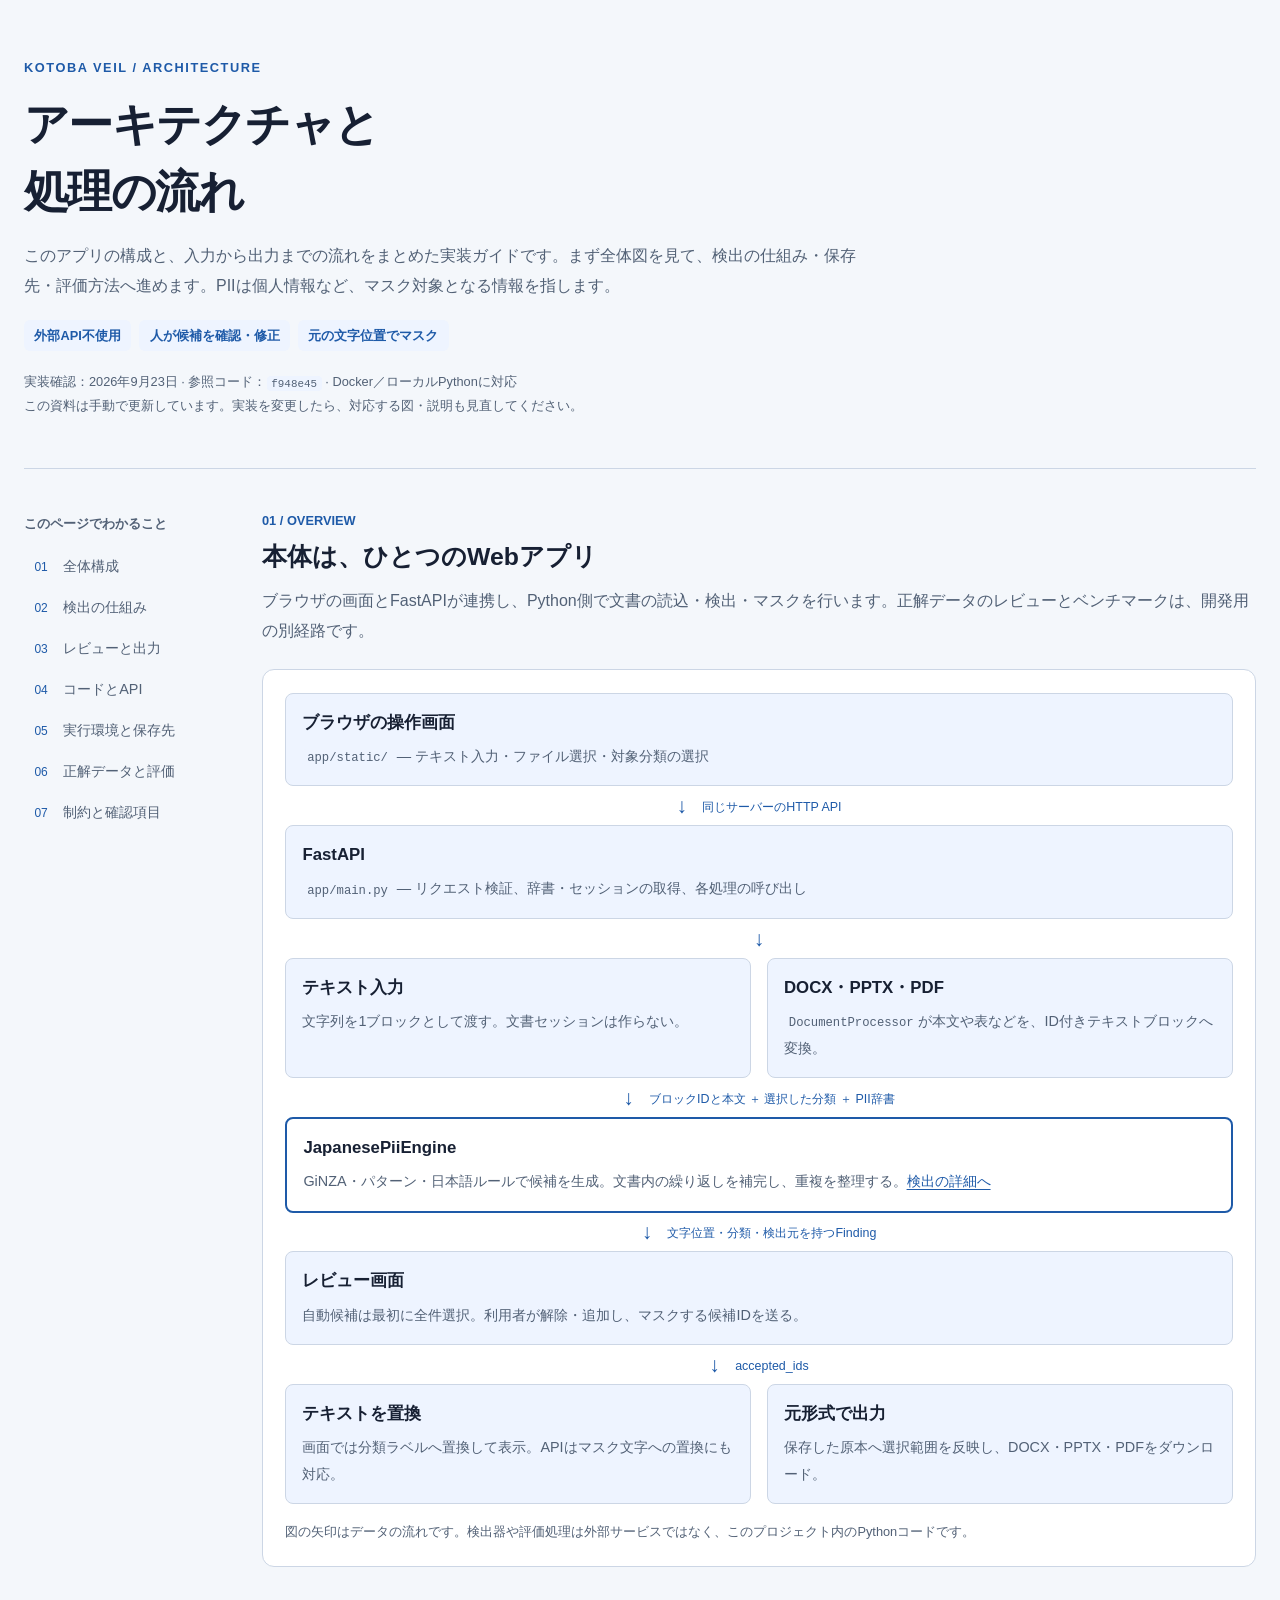
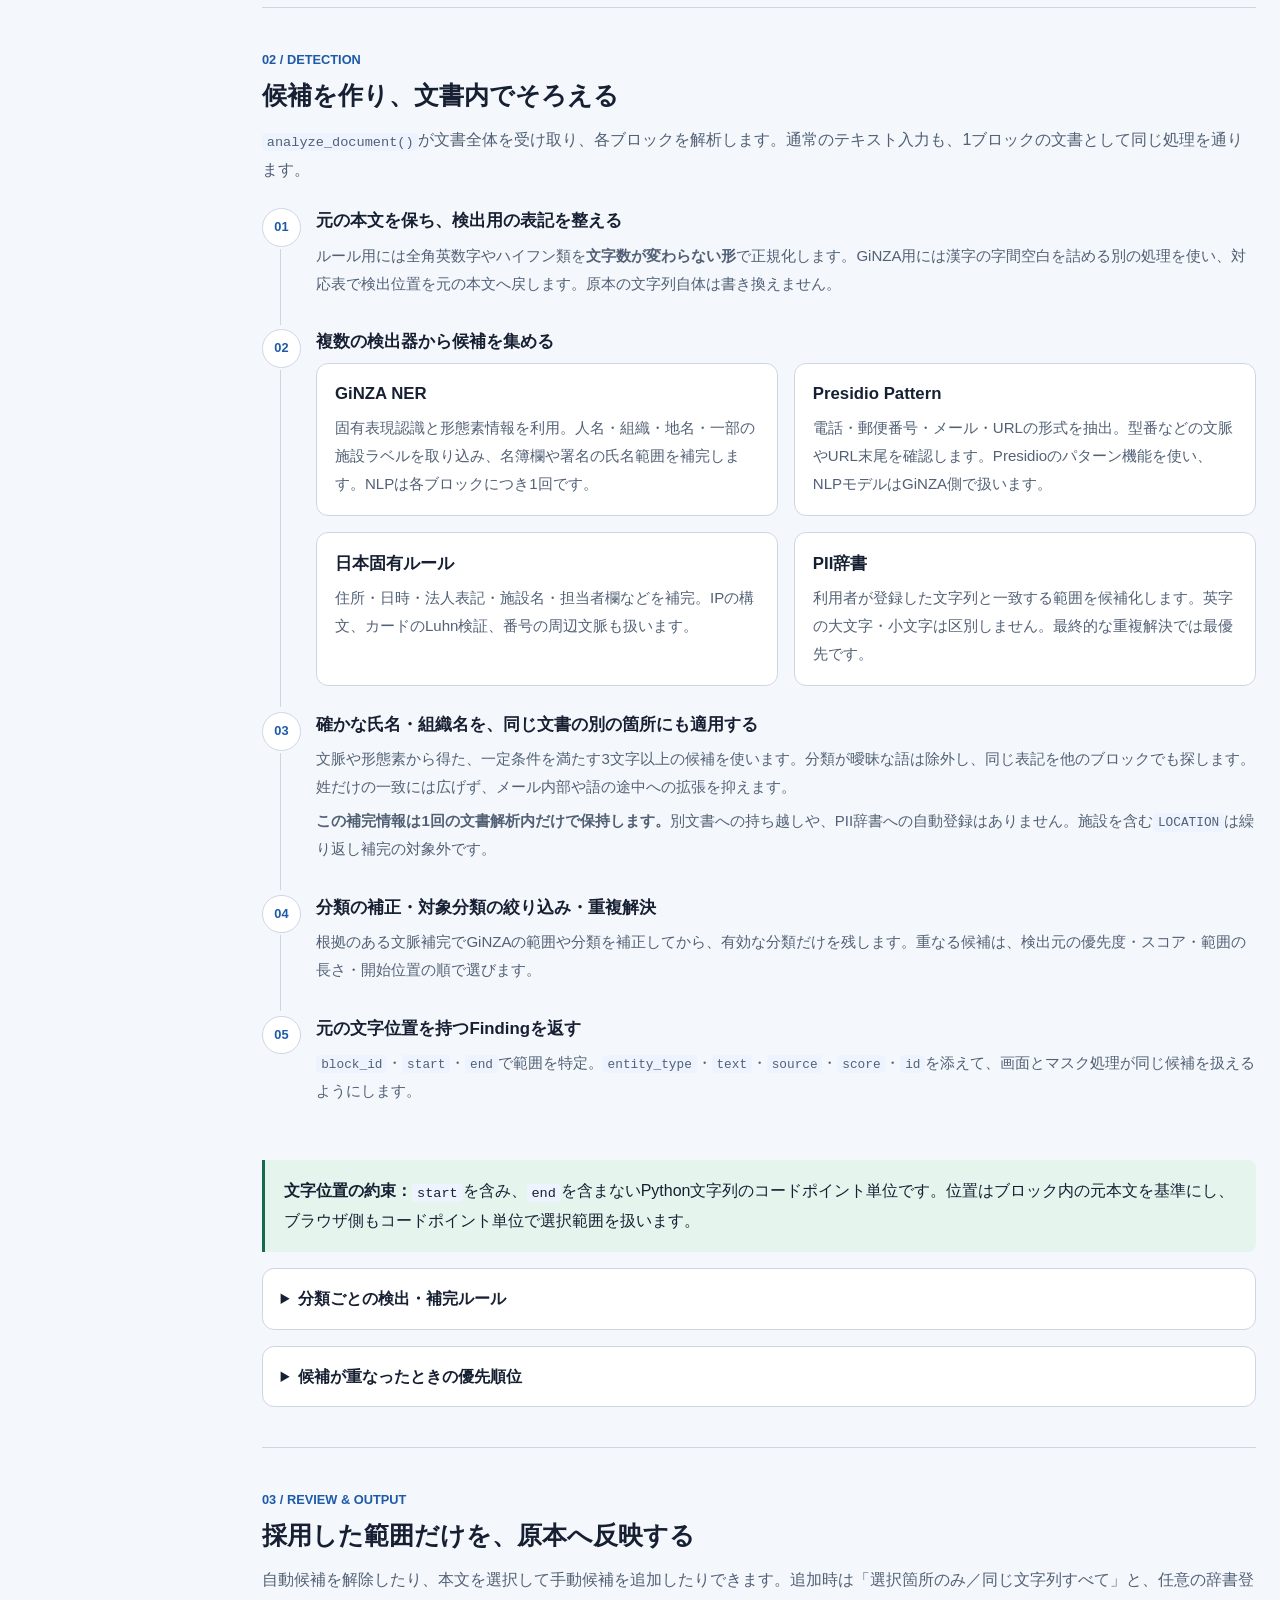
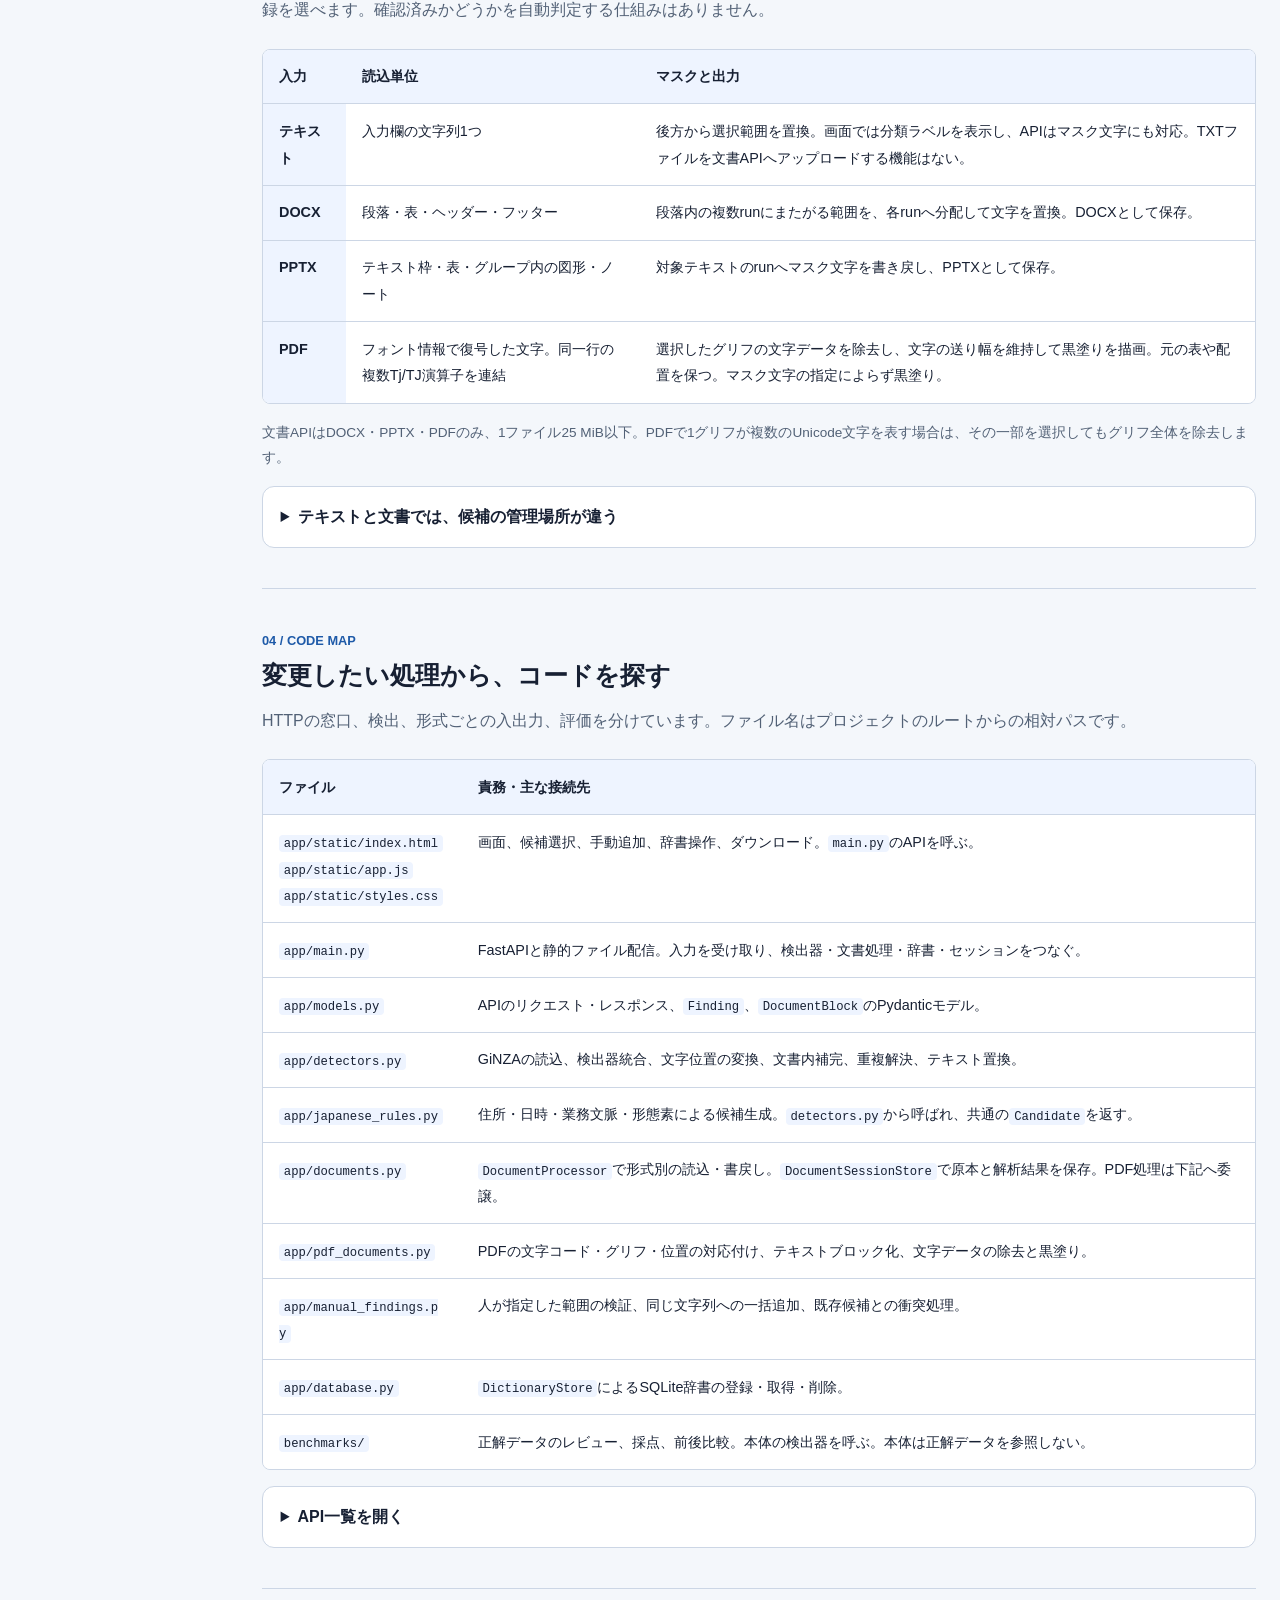
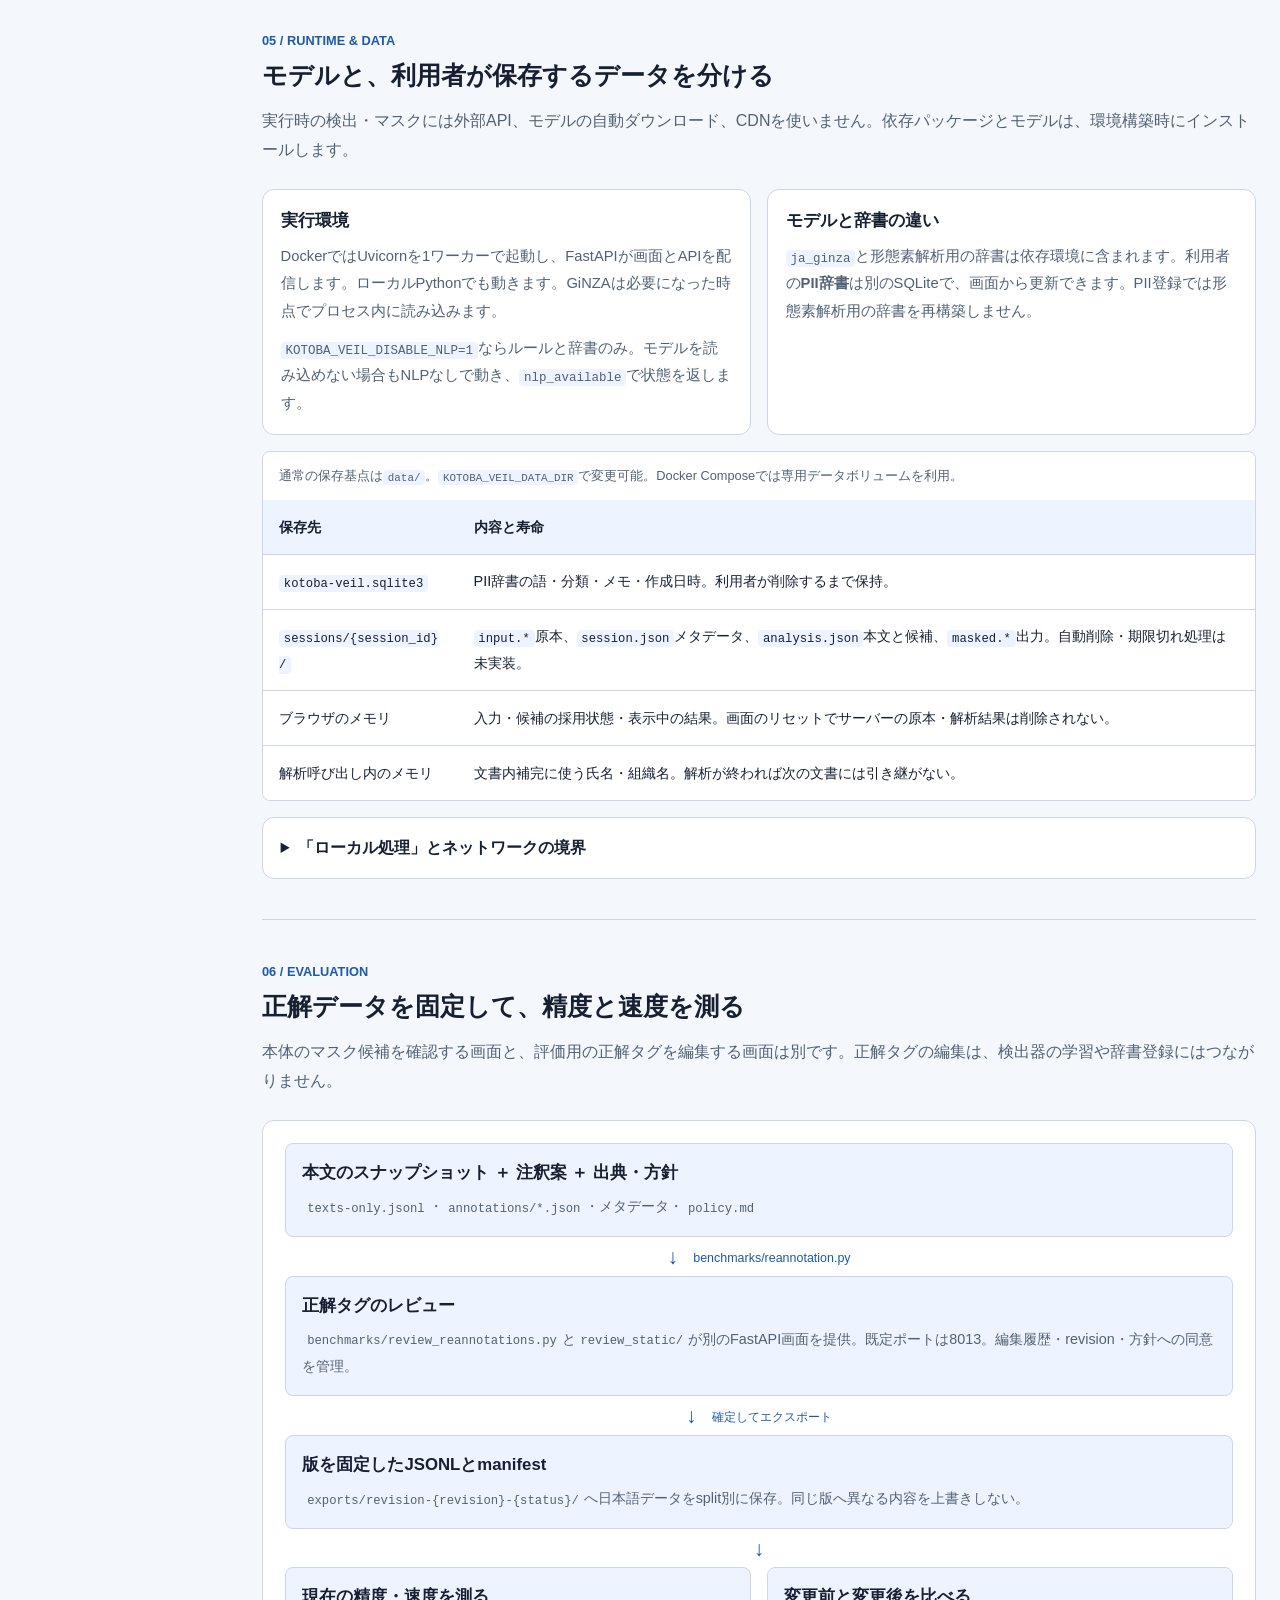
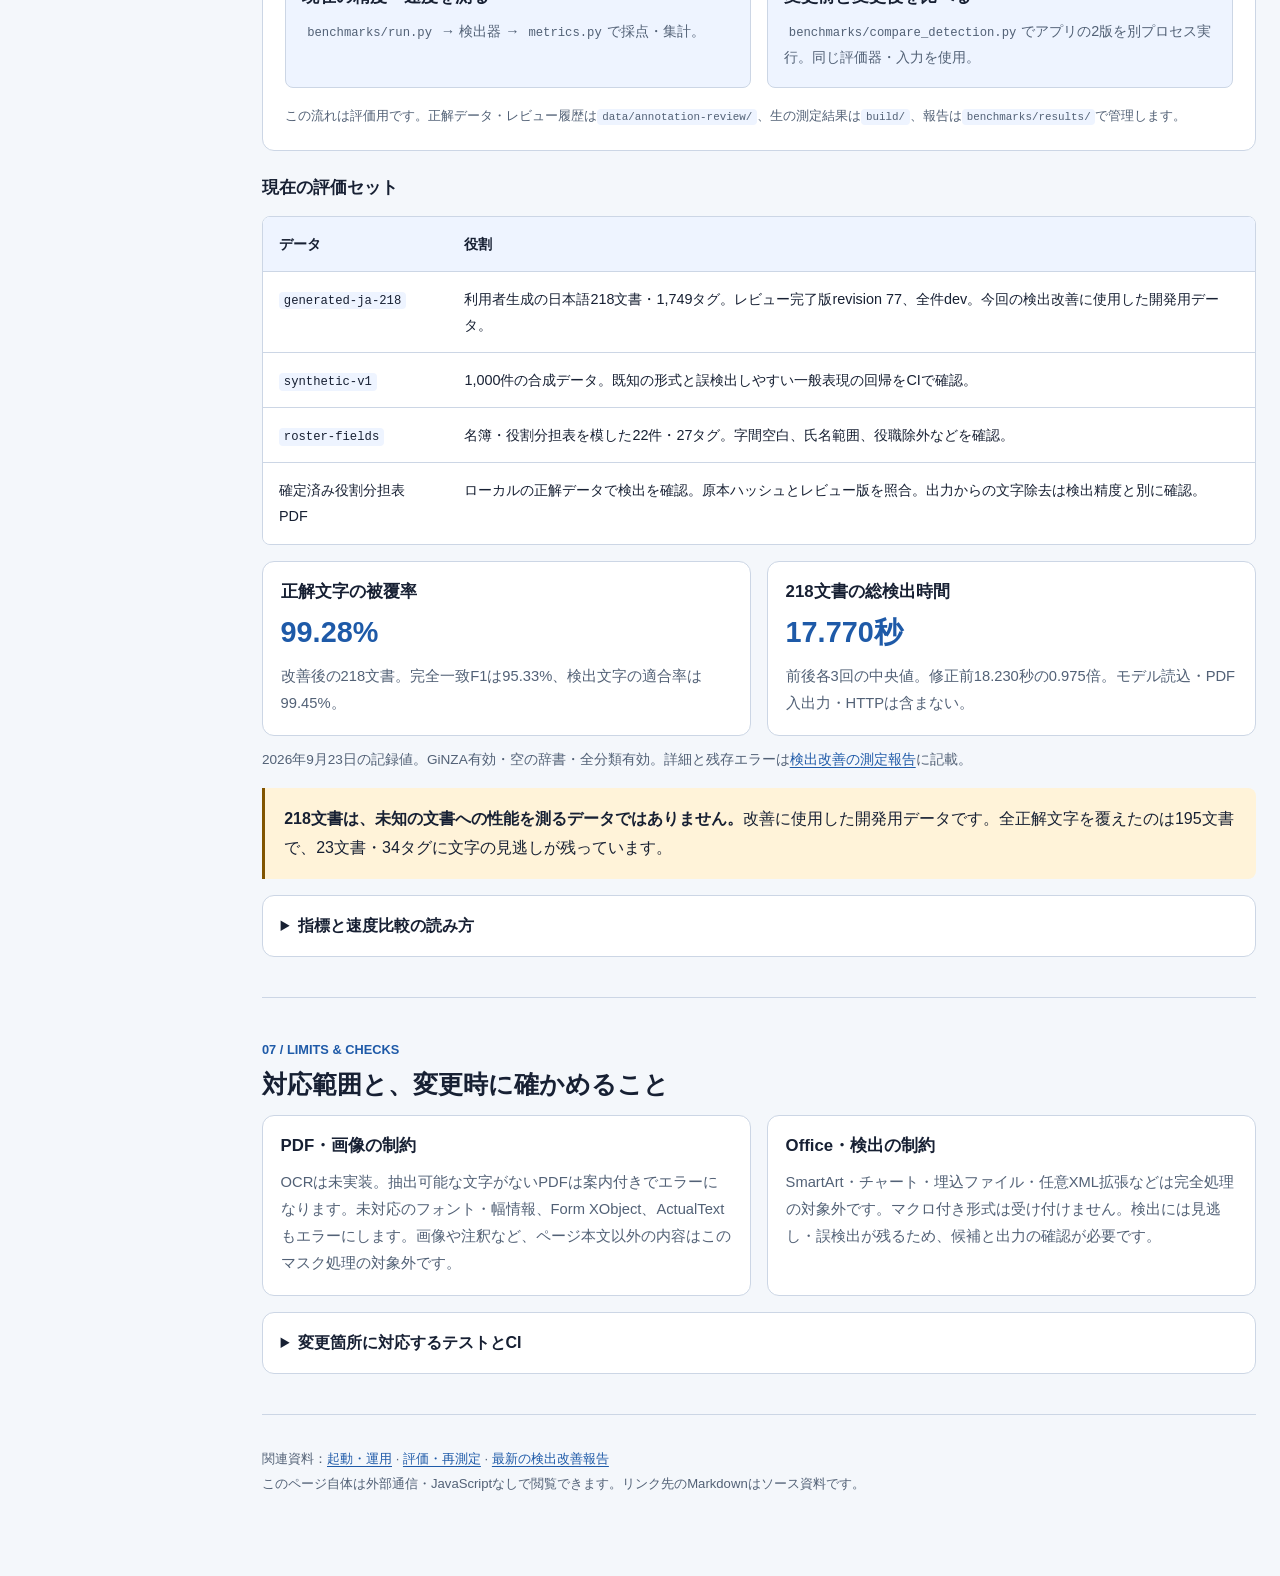
<file: docs/system-architecture.html>
<!doctype html>
<html lang="ja">
<head>
  <meta charset="utf-8">
  <meta name="viewport" content="width=device-width, initial-scale=1">
  <meta name="color-scheme" content="light dark">
  <title>Kotoba Veil — アーキテクチャと処理の流れ</title>
  <style>
    :root {
      --bg: #f4f7fb; --surface: #fff; --soft: #eef4ff; --text: #172033;
      --muted: #526176; --border: #ccd6e5; --primary: #1e5aa8;
      --green: #176b4d; --green-soft: #e5f4ed; --amber: #815400; --amber-soft: #fff3d9;
    }
    @media (prefers-color-scheme: dark) {
      :root {
        --bg: #0d1420; --surface: #151f2e; --soft: #1b2b42; --text: #edf3fb;
        --muted: #afbdd0; --border: #344359; --primary: #8fc1ff;
        --green: #8ae0bc; --green-soft: #193a30; --amber: #ffd17a; --amber-soft: #3e321c;
      }
    }
    * { box-sizing: border-box; }
    body { margin: 0; background: var(--bg); color: var(--text); font: 16px/1.85 -apple-system, BlinkMacSystemFont, "Segoe UI", "Noto Sans JP", sans-serif; }
    a { color: var(--primary); text-underline-offset: .2em; }
    a:hover { text-decoration-thickness: 2px; }
    :focus-visible { outline: 3px solid var(--primary); outline-offset: 5px; }
    .skip { position: absolute; top: -6rem; left: 1rem; z-index: 5; padding: .7rem; background: var(--surface); }
    .skip:focus { top: 1rem; }
    .shell { width: min(1260px, calc(100% - 3rem)); margin: auto; }
    header { padding: 3.5rem 0 2.5rem; border-bottom: 1px solid var(--border); }
    .eyebrow { color: var(--primary); font-size: .8rem; font-weight: 750; letter-spacing: .12em; margin: 0 0 .7rem; }
    h1, h2, h3 { line-height: 1.5; }
    h1 { font-size: clamp(1.85rem, 4vw, 2.8rem); margin: 0; letter-spacing: -.035em; }
    h2 { font-size: 1.55rem; margin: 0 0 .7rem; }
    h3 { font-size: 1.05rem; margin: 0 0 .5rem; }
    p { margin: .65rem 0; }
    .lead { max-width: 52rem; color: var(--muted); margin: 1rem 0; }
    .meta { font-size: .8rem; color: var(--muted); }
    .badges { display: flex; flex-wrap: wrap; gap: .5rem; margin: 1.2rem 0; }
    .badge { background: var(--soft); color: var(--primary); border-radius: 6px; padding: .25rem .65rem; font-size: .8rem; font-weight: 650; }
    .layout { display: grid; grid-template-columns: 190px minmax(0, 1fr); gap: 3rem; align-items: start; }
    nav { position: sticky; top: 1.5rem; padding: 2rem 0; }
    nav p { font-size: .8rem; font-weight: 700; color: var(--muted); }
    nav a { display: block; padding: .45rem .65rem; border-radius: 6px; text-decoration: none; color: var(--muted); font-size: .9rem; }
    nav a:hover, nav a:focus-visible { background: var(--soft); color: var(--primary); }
    nav span { display: inline-block; width: 1.8rem; color: var(--primary); font-size: .75rem; }
    main { min-width: 0; padding-bottom: 3rem; }
    section { padding: 2.5rem 0; border-bottom: 1px solid var(--border); scroll-margin-top: 1rem; }
    .section-label { font-size: .8rem; font-weight: 700; color: var(--primary); margin: 0 0 .3rem; }
    .intro { color: var(--muted); margin: 0 0 1.5rem; }
    .panel, .card, details { border: 1px solid var(--border); border-radius: 12px; background: var(--surface); }
    .panel { padding: 1.4rem; }
    .grid { display: grid; grid-template-columns: repeat(2, minmax(0, 1fr)); gap: 1rem; }
    .grid > * { min-width: 0; }
    .card { padding: 1.1rem; }
    .card p { color: var(--muted); font-size: .92rem; }
    .card p:last-child { margin-bottom: 0; }
    .small { font-size: .85rem; color: var(--muted); }
    code { font-family: ui-monospace, SFMono-Regular, Menlo, Consolas, monospace; font-size: .85em; background: var(--soft); padding: .1rem .3rem; border-radius: 4px; overflow-wrap: anywhere; }
    pre { overflow-x: auto; padding: 1rem; background: var(--soft); border-radius: 8px; line-height: 1.7; }
    pre code { padding: 0; overflow-wrap: normal; }
    .diagram { margin: 1.5rem 0 0; }
    .diagram .node { padding: 1rem; border: 1px solid var(--border); border-radius: 8px; background: var(--soft); }
    .diagram .node p { font-size: .9rem; margin: .3rem 0 0; color: var(--muted); }
    .diagram .central { border: 2px solid var(--primary); background: var(--surface); }
    .flow-arrow { color: var(--primary); text-align: center; padding: .3rem; font-size: 1.3rem; line-height: 1.4; }
    .flow-arrow small { font-size: .78rem; margin-left: .6rem; vertical-align: middle; }
    .flow-row { display: grid; grid-template-columns: 1fr auto 1fr; align-items: center; gap: .7rem; }
    figcaption { font-size: .8rem; color: var(--muted); margin-top: 1rem; }
    .steps { list-style: none; padding: 0; margin: 1.5rem 0; counter-reset: stage; }
    .steps > li { position: relative; padding: 0 0 1.6rem 3.4rem; counter-increment: stage; }
    .steps > li::before { content: counter(stage, decimal-leading-zero); position: absolute; left: 0; top: 0; width: 2.3rem; height: 2.3rem; border: 1px solid var(--border); border-radius: 50%; text-align: center; line-height: 2.3rem; font-size: .8rem; font-weight: 700; color: var(--primary); background: var(--surface); }
    .steps > li:not(:last-child)::after { content: ""; position: absolute; left: 1.12rem; top: 2.55rem; bottom: .3rem; border-left: 1px solid var(--border); }
    .steps p { color: var(--muted); font-size: .94rem; margin: .4rem 0; }
    .notice { border-left: 3px solid var(--green); padding: 1rem 1.2rem; background: var(--green-soft); border-radius: 0 8px 8px 0; margin: 1rem 0; }
    .notice p { margin: 0; }
    .note { border-color: var(--amber); background: var(--amber-soft); }
    details { margin-top: 1rem; padding: .95rem 1.1rem; }
    summary { cursor: pointer; font-weight: 650; }
    details[open] summary { margin-bottom: 1rem; }
    .table-wrap { overflow-x: auto; border: 1px solid var(--border); border-radius: 8px; margin: 1rem 0; }
    table { width: 100%; border-collapse: collapse; background: var(--surface); font-size: .9rem; }
    caption { text-align: left; padding: .75rem 1rem; color: var(--muted); font-size: .8rem; background: var(--surface); }
    th, td { text-align: left; vertical-align: top; padding: .85rem 1rem; border-bottom: 1px solid var(--border); }
    th { background: var(--soft); font-weight: 650; }
    tbody tr:last-child td, tbody tr:last-child th { border-bottom: 0; }
    .metric { font-size: 1.8rem; font-weight: 750; color: var(--primary); line-height: 1.4; }
    .path-list { padding-left: 1.2rem; }
    .path-list li { margin: .55rem 0; }
    footer { padding: 2rem 0; font-size: .82rem; color: var(--muted); }
    @media (max-width: 950px) {
      .layout { grid-template-columns: 1fr; gap: 0; }
      nav { position: static; display: flex; flex-wrap: wrap; gap: .2rem; padding: 1rem 0; border-bottom: 1px solid var(--border); }
      nav p { flex-basis: 100%; margin: .2rem .65rem; }
      nav a { padding: .35rem .65rem; }
      header { padding: 2rem 0 1.5rem; }
    }
    @media (max-width: 600px) {
      .shell { width: calc(100% - 2rem); }
      h2 { font-size: 1.35rem; }
      .grid, .flow-row { grid-template-columns: 1fr; }
      .flow-row > .flow-arrow { transform: rotate(90deg); }
      .panel { padding: 1rem; }
      section { padding: 2rem 0; }
      th, td { padding: .7rem; min-width: 8rem; }
      .steps > li { padding-left: 2.9rem; }
    }
    @media print {
      :root { --bg: #fff; --surface: #fff; --soft: #f0f3f7; --text: #172033; --muted: #526176; --border: #ccd6e5; --primary: #1e5aa8; --green: #176b4d; --green-soft: #e5f4ed; --amber-soft: #fff3d9; }
      .shell { width: 100%; } .layout { display: block; } nav, .skip { display: none; }
      header, section { padding: 1.2rem 0; } .card, .node, tr { break-inside: avoid; }
      .table-wrap { overflow: visible; } a { color: inherit; }
    }
  </style>
</head>
<body>
  <a class="skip" href="#main">本文へ移動</a>
  <div class="shell">
    <header>
      <p class="eyebrow">KOTOBA VEIL / ARCHITECTURE</p>
      <h1>アーキテクチャと<br>処理の流れ</h1>
      <p class="lead">このアプリの構成と、入力から出力までの流れをまとめた実装ガイドです。まず全体図を見て、検出の仕組み・保存先・評価方法へ進めます。PIIは個人情報など、マスク対象となる情報を指します。</p>
      <div class="badges" aria-label="設計の要点"><span class="badge">外部API不使用</span><span class="badge">人が候補を確認・修正</span><span class="badge">元の文字位置でマスク</span></div>
      <p class="meta">実装確認：2026年9月23日 · 参照コード：<code>f948e45</code> · Docker／ローカルPythonに対応<br>この資料は手動で更新しています。実装を変更したら、対応する図・説明も見直してください。</p>
    </header>
    <div class="layout">
      <nav aria-label="目次">
        <p>このページでわかること</p>
        <a href="#architecture"><span>01</span>全体構成</a>
        <a href="#detection"><span>02</span>検出の仕組み</a>
        <a href="#documents"><span>03</span>レビューと出力</a>
        <a href="#modules"><span>04</span>コードとAPI</a>
        <a href="#storage"><span>05</span>実行環境と保存先</a>
        <a href="#evaluation"><span>06</span>正解データと評価</a>
        <a href="#limits"><span>07</span>制約と確認項目</a>
      </nav>
      <main id="main">
        <section id="architecture" aria-labelledby="architecture-title">
          <p class="section-label">01 / OVERVIEW</p>
          <h2 id="architecture-title">本体は、ひとつのWebアプリ</h2>
          <p class="intro">ブラウザの画面とFastAPIが連携し、Python側で文書の読込・検出・マスクを行います。正解データのレビューとベンチマークは、開発用の別経路です。</p>
          <figure class="diagram panel">
            <div class="node"><h3>ブラウザの操作画面</h3><p><code>app/static/</code> — テキスト入力・ファイル選択・対象分類の選択</p></div>
            <div class="flow-arrow" aria-hidden="true">↓ <small>同じサーバーのHTTP API</small></div>
            <div class="node"><h3>FastAPI</h3><p><code>app/main.py</code> — リクエスト検証、辞書・セッションの取得、各処理の呼び出し</p></div>
            <div class="flow-arrow" aria-hidden="true">↓</div>
            <div class="grid">
              <div class="node"><h3>テキスト入力</h3><p>文字列を1ブロックとして渡す。文書セッションは作らない。</p></div>
              <div class="node"><h3>DOCX・PPTX・PDF</h3><p><code>DocumentProcessor</code>が本文や表などを、ID付きテキストブロックへ変換。</p></div>
            </div>
            <div class="flow-arrow" aria-hidden="true">↓ <small>ブロックIDと本文 ＋ 選択した分類 ＋ PII辞書</small></div>
            <div class="node central"><h3>JapanesePiiEngine</h3><p>GiNZA・パターン・日本語ルールで候補を生成。文書内の繰り返しを補完し、重複を整理する。<a href="#detection">検出の詳細へ</a></p></div>
            <div class="flow-arrow" aria-hidden="true">↓ <small>文字位置・分類・検出元を持つFinding</small></div>
            <div class="node"><h3>レビュー画面</h3><p>自動候補は最初に全件選択。利用者が解除・追加し、マスクする候補IDを送る。</p></div>
            <div class="flow-arrow" aria-hidden="true">↓ <small>accepted_ids</small></div>
            <div class="grid">
              <div class="node"><h3>テキストを置換</h3><p>画面では分類ラベルへ置換して表示。APIはマスク文字への置換にも対応。</p></div>
              <div class="node"><h3>元形式で出力</h3><p>保存した原本へ選択範囲を反映し、DOCX・PPTX・PDFをダウンロード。</p></div>
            </div>
            <figcaption>図の矢印はデータの流れです。検出器や評価処理は外部サービスではなく、このプロジェクト内のPythonコードです。</figcaption>
          </figure>
        </section>

        <section id="detection" aria-labelledby="detection-title">
          <p class="section-label">02 / DETECTION</p>
          <h2 id="detection-title">候補を作り、文書内でそろえる</h2>
          <p class="intro"><code>analyze_document()</code>が文書全体を受け取り、各ブロックを解析します。通常のテキスト入力も、1ブロックの文書として同じ処理を通ります。</p>
          <ol class="steps">
            <li><h3>元の本文を保ち、検出用の表記を整える</h3><p>ルール用には全角英数字やハイフン類を<strong>文字数が変わらない形</strong>で正規化します。GiNZA用には漢字の字間空白を詰める別の処理を使い、対応表で検出位置を元の本文へ戻します。原本の文字列自体は書き換えません。</p></li>
            <li><h3>複数の検出器から候補を集める</h3>
              <div class="grid">
                <article class="card"><h3>GiNZA NER</h3><p>固有表現認識と形態素情報を利用。人名・組織・地名・一部の施設ラベルを取り込み、名簿欄や署名の氏名範囲を補完します。NLPは各ブロックにつき1回です。</p></article>
                <article class="card"><h3>Presidio Pattern</h3><p>電話・郵便番号・メール・URLの形式を抽出。型番などの文脈やURL末尾を確認します。Presidioのパターン機能を使い、NLPモデルはGiNZA側で扱います。</p></article>
                <article class="card"><h3>日本固有ルール</h3><p>住所・日時・法人表記・施設名・担当者欄などを補完。IPの構文、カードのLuhn検証、番号の周辺文脈も扱います。</p></article>
                <article class="card"><h3>PII辞書</h3><p>利用者が登録した文字列と一致する範囲を候補化します。英字の大文字・小文字は区別しません。最終的な重複解決では最優先です。</p></article>
              </div>
            </li>
            <li><h3>確かな氏名・組織名を、同じ文書の別の箇所にも適用する</h3><p>文脈や形態素から得た、一定条件を満たす3文字以上の候補を使います。分類が曖昧な語は除外し、同じ表記を他のブロックでも探します。姓だけの一致には広げず、メール内部や語の途中への拡張を抑えます。</p><p><strong>この補完情報は1回の文書解析内だけで保持します。</strong>別文書への持ち越しや、PII辞書への自動登録はありません。施設を含む<code>LOCATION</code>は繰り返し補完の対象外です。</p></li>
            <li><h3>分類の補正・対象分類の絞り込み・重複解決</h3><p>根拠のある文脈補完でGiNZAの範囲や分類を補正してから、有効な分類だけを残します。重なる候補は、検出元の優先度・スコア・範囲の長さ・開始位置の順で選びます。</p></li>
            <li><h3>元の文字位置を持つFindingを返す</h3><p><code>block_id</code>・<code>start</code>・<code>end</code>で範囲を特定。<code>entity_type</code>・<code>text</code>・<code>source</code>・<code>score</code>・<code>id</code>を添えて、画面とマスク処理が同じ候補を扱えるようにします。</p></li>
          </ol>
          <div class="notice"><p><strong>文字位置の約束：</strong><code>start</code>を含み、<code>end</code>を含まないPython文字列のコードポイント単位です。位置はブロック内の元本文を基準にし、ブラウザ側もコードポイント単位で選択範囲を扱います。</p></div>
          <details>
            <summary>分類ごとの検出・補完ルール</summary>
            <div class="table-wrap" tabindex="0" role="region" aria-label="分類ごとの補完ルール">
              <table><thead><tr><th scope="col">分類</th><th scope="col">現在の補完方法</th></tr></thead><tbody>
                <tr><th scope="row">人名<br><code>PERSON</code></th><td>宛名・担当者欄・出席者一覧・自己紹介・署名・姓と名の形態素を組み合わせる。混在表記やカタカナにも対応するルールがある。敬称・役職は範囲から除く。</td></tr>
                <tr><th scope="row">住所<br><code>ADDRESS</code></th><td>都道府県や区から、町名・丁目・番地・建物名・階・部屋番号へ続く構成要素を読む。説明文や別項目の取り込みを抑える。</td></tr>
                <tr><th scope="row">組織・施設</th><td>法人表記・所属の文脈と施設の接尾語・別名を使う。会社などは<code>ORGANIZATION</code>、施設は主に<code>LOCATION</code>。施設専用のAPI分類はなく、画面の「地名」に含まれる。</td></tr>
                <tr><th scope="row">日時<br><code>DATE_TIME</code></th><td>西暦・和暦・曜日付き日付・時刻・日程の文脈がある短い日付を検出する。相対表現や所要時間、分数・型番の誤検出を抑える。</td></tr>
                <tr><th scope="row">電話・郵便番号・メール・URL</th><td>形式に基づいて検出し、番号の周辺文脈やURL末尾を検証する。郵便番号では「〒」を含む場合がある。GiNZAの推定分類は使わない。</td></tr>
                <tr><th scope="row">IP・カード・識別番号</th><td>IPは<code>ipaddress</code>、カードはLuhnで検証。個人番号・免許証番号・口座番号は桁数と周辺文脈から候補化する。本人や番号の実在性を照会する処理はない。</td></tr>
                <tr><th scope="row">ユーザー登録語<br><code>CUSTOM</code>など</th><td>PII辞書で指定した分類を使用する。登録語はモデルを更新せずに次の解析へ反映される。</td></tr>
              </tbody></table>
            </div>
            <p class="small">これらは現在のルールの狙いと対応範囲です。すべての表記を網羅する保証ではありません。</p>
          </details>
          <details>
            <summary>候補が重なったときの優先順位</summary>
            <p>高い順に、辞書（5）、電話・メール・URL等のパターンと番号検証（4）、一部の明示的な氏名・組織文脈（3.5）、住所・日時・業務文脈・形態素補完・繰り返し（3）、GiNZA単独（2）です。同順位ではスコア、長い範囲、早い開始位置の順です。</p>
            <p>文脈によるGiNZA候補の補正は、この順位付けの前にも行います。「長い候補を常に採用する」という仕組みではありません。実装：<code>JapanesePiiEngine.analyze_document()</code>と<code>_resolve_overlaps()</code>。</p>
          </details>
        </section>

        <section id="documents" aria-labelledby="documents-title">
          <p class="section-label">03 / REVIEW &amp; OUTPUT</p>
          <h2 id="documents-title">採用した範囲だけを、原本へ反映する</h2>
          <p class="intro">自動候補を解除したり、本文を選択して手動候補を追加したりできます。追加時は「選択箇所のみ／同じ文字列すべて」と、任意の辞書登録を選べます。確認済みかどうかを自動判定する仕組みはありません。</p>
          <div class="table-wrap" tabindex="0" role="region" aria-label="形式別の読込と出力">
            <table><thead><tr><th scope="col">入力</th><th scope="col">読込単位</th><th scope="col">マスクと出力</th></tr></thead><tbody>
              <tr><th scope="row">テキスト</th><td>入力欄の文字列1つ</td><td>後方から選択範囲を置換。画面では分類ラベルを表示し、APIはマスク文字にも対応。TXTファイルを文書APIへアップロードする機能はない。</td></tr>
              <tr><th scope="row">DOCX</th><td>段落・表・ヘッダー・フッター</td><td>段落内の複数runにまたがる範囲を、各runへ分配して文字を置換。DOCXとして保存。</td></tr>
              <tr><th scope="row">PPTX</th><td>テキスト枠・表・グループ内の図形・ノート</td><td>対象テキストのrunへマスク文字を書き戻し、PPTXとして保存。</td></tr>
              <tr><th scope="row">PDF</th><td>フォント情報で復号した文字。同一行の複数Tj/TJ演算子を連結</td><td>選択したグリフの文字データを除去し、文字の送り幅を維持して黒塗りを描画。元の表や配置を保つ。マスク文字の指定によらず黒塗り。</td></tr>
            </tbody></table>
          </div>
          <p class="small">文書APIはDOCX・PPTX・PDFのみ、1ファイル25 MiB以下。PDFで1グリフが複数のUnicode文字を表す場合は、その一部を選択してもグリフ全体を除去します。</p>
          <details>
            <summary>テキストと文書では、候補の管理場所が違う</summary>
            <p>テキストでは、画面が本文・候補・採用IDを持ち、マスク時にまとめて送ります。文書では、サーバーが原本・ブロック・候補を保存し、マスク時はセッションIDと採用IDで参照します。文書の手動候補の追加・削除もサーバーへ保存します。</p>
            <p>自動候補はチェックを外して不採用にできます。削除APIで消せるのは手動候補だけです。文書のマスクでは、保存済み候補に存在するIDだけを採用します。</p>
          </details>
        </section>

        <section id="modules" aria-labelledby="modules-title">
          <p class="section-label">04 / CODE MAP</p>
          <h2 id="modules-title">変更したい処理から、コードを探す</h2>
          <p class="intro">HTTPの窓口、検出、形式ごとの入出力、評価を分けています。ファイル名はプロジェクトのルートからの相対パスです。</p>
          <div class="table-wrap" tabindex="0" role="region" aria-label="ソースファイルの責務">
            <table><thead><tr><th scope="col">ファイル</th><th scope="col">責務・主な接続先</th></tr></thead><tbody>
              <tr><td><code>app/static/index.html</code><br><code>app/static/app.js</code><br><code>app/static/styles.css</code></td><td>画面、候補選択、手動追加、辞書操作、ダウンロード。<code>main.py</code>のAPIを呼ぶ。</td></tr>
              <tr><td><code>app/main.py</code></td><td>FastAPIと静的ファイル配信。入力を受け取り、検出器・文書処理・辞書・セッションをつなぐ。</td></tr>
              <tr><td><code>app/models.py</code></td><td>APIのリクエスト・レスポンス、<code>Finding</code>、<code>DocumentBlock</code>のPydanticモデル。</td></tr>
              <tr><td><code>app/detectors.py</code></td><td>GiNZAの読込、検出器統合、文字位置の変換、文書内補完、重複解決、テキスト置換。</td></tr>
              <tr><td><code>app/japanese_rules.py</code></td><td>住所・日時・業務文脈・形態素による候補生成。<code>detectors.py</code>から呼ばれ、共通の<code>Candidate</code>を返す。</td></tr>
              <tr><td><code>app/documents.py</code></td><td><code>DocumentProcessor</code>で形式別の読込・書戻し。<code>DocumentSessionStore</code>で原本と解析結果を保存。PDF処理は下記へ委譲。</td></tr>
              <tr><td><code>app/pdf_documents.py</code></td><td>PDFの文字コード・グリフ・位置の対応付け、テキストブロック化、文字データの除去と黒塗り。</td></tr>
              <tr><td><code>app/manual_findings.py</code></td><td>人が指定した範囲の検証、同じ文字列への一括追加、既存候補との衝突処理。</td></tr>
              <tr><td><code>app/database.py</code></td><td><code>DictionaryStore</code>によるSQLite辞書の登録・取得・削除。</td></tr>
              <tr><td><code>benchmarks/</code></td><td>正解データのレビュー、採点、前後比較。本体の検出器を呼ぶ。本体は正解データを参照しない。</td></tr>
            </tbody></table>
          </div>
          <details>
            <summary>API一覧を開く</summary>
            <p>本体を起動すると<code>/api/docs</code>でスキーマを確認できます。以下の<code>{session_id}</code>は保存済み文書セッションを指します。</p>
            <div class="table-wrap" tabindex="0" role="region" aria-label="APIのメソッドと用途">
              <table><thead><tr><th scope="col">メソッド・パス</th><th scope="col">用途</th></tr></thead><tbody>
                <tr><td><code>GET /api/health</code><br><code>GET /api/entities</code></td><td>稼働・NLP利用可否、選択できる分類一覧。</td></tr>
                <tr><td><code>POST /api/analyze</code><br><code>POST /api/mask</code></td><td>テキストの候補検出、採用候補の置換。</td></tr>
                <tr><td><code>POST /api/findings/manual</code></td><td>テキストの手動候補追加。</td></tr>
                <tr><td><code>GET /api/dictionary</code><br><code>POST /api/dictionary</code><br><code>DELETE /api/dictionary/{entry_id}</code></td><td>ユーザー辞書の一覧・登録・削除。</td></tr>
                <tr><td><code>POST /api/documents/analyze</code></td><td>ファイルと対象分類を受け取り、セッション・ブロック・候補を返す。</td></tr>
                <tr><td><code>POST /api/documents/{session_id}/findings/manual</code><br><code>DELETE /api/documents/{session_id}/findings/{finding_id}</code></td><td>文書の手動候補を追加・削除。</td></tr>
                <tr><td><code>POST /api/documents/{session_id}/mask</code><br><code>GET /api/documents/{session_id}/download</code></td><td>採用IDから出力を作成し、ダウンロード。</td></tr>
              </tbody></table>
            </div>
          </details>
        </section>

        <section id="storage" aria-labelledby="storage-title">
          <p class="section-label">05 / RUNTIME &amp; DATA</p>
          <h2 id="storage-title">モデルと、利用者が保存するデータを分ける</h2>
          <p class="intro">実行時の検出・マスクには外部API、モデルの自動ダウンロード、CDNを使いません。依存パッケージとモデルは、環境構築時にインストールします。</p>
          <div class="grid">
            <article class="card"><h3>実行環境</h3><p>DockerではUvicornを1ワーカーで起動し、FastAPIが画面とAPIを配信します。ローカルPythonでも動きます。GiNZAは必要になった時点でプロセス内に読み込みます。</p><p><code>KOTOBA_VEIL_DISABLE_NLP=1</code>ならルールと辞書のみ。モデルを読み込めない場合もNLPなしで動き、<code>nlp_available</code>で状態を返します。</p></article>
            <article class="card"><h3>モデルと辞書の違い</h3><p><code>ja_ginza</code>と形態素解析用の辞書は依存環境に含まれます。利用者の<strong>PII辞書</strong>は別のSQLiteで、画面から更新できます。PII登録では形態素解析用の辞書を再構築しません。</p></article>
          </div>
          <div class="table-wrap" tabindex="0" role="region" aria-label="保存するデータと場所">
            <table><caption>通常の保存基点は<code>data/</code>。<code>KOTOBA_VEIL_DATA_DIR</code>で変更可能。Docker Composeでは専用データボリュームを利用。</caption><thead><tr><th scope="col">保存先</th><th scope="col">内容と寿命</th></tr></thead><tbody>
              <tr><td><code>kotoba-veil.sqlite3</code></td><td>PII辞書の語・分類・メモ・作成日時。利用者が削除するまで保持。</td></tr>
              <tr><td><code>sessions/{session_id}/</code></td><td><code>input.*</code>原本、<code>session.json</code>メタデータ、<code>analysis.json</code>本文と候補、<code>masked.*</code>出力。自動削除・期限切れ処理は未実装。</td></tr>
              <tr><td>ブラウザのメモリ</td><td>入力・候補の採用状態・表示中の結果。画面のリセットでサーバーの原本・解析結果は削除されない。</td></tr>
              <tr><td>解析呼び出し内のメモリ</td><td>文書内補完に使う氏名・組織名。解析が終われば次の文書には引き継がない。</td></tr>
            </tbody></table>
          </div>
          <details>
            <summary>「ローカル処理」とネットワークの境界</summary>
            <p>本体は入力本文を外部サービスへ送信しません。ただし、アプリ自身にログイン認証や外向き通信を遮断する機能はありません。現在の<code>compose.yaml</code>の<code>8000:8000</code>はlocalhost限定のポート指定ではありません。実際のアクセス範囲は起動設定とホスト側のネットワーク設定で決まります。</p>
            <p>HTTPにはCSP、<code>Cache-Control: no-store</code>などを設定しています。これらは認証や保存データの暗号化・削除を代替するものではありません。オフライン起動の確認手順は<a href="../README.md">README.md</a>にあります。</p>
          </details>
        </section>

        <section id="evaluation" aria-labelledby="evaluation-title">
          <p class="section-label">06 / EVALUATION</p>
          <h2 id="evaluation-title">正解データを固定して、精度と速度を測る</h2>
          <p class="intro">本体のマスク候補を確認する画面と、評価用の正解タグを編集する画面は別です。正解タグの編集は、検出器の学習や辞書登録にはつながりません。</p>
          <figure class="diagram panel">
            <div class="node"><h3>本文のスナップショット ＋ 注釈案 ＋ 出典・方針</h3><p><code>texts-only.jsonl</code>・<code>annotations/*.json</code>・メタデータ・<code>policy.md</code></p></div>
            <div class="flow-arrow" aria-hidden="true">↓ <small>benchmarks/reannotation.py</small></div>
            <div class="node"><h3>正解タグのレビュー</h3><p><code>benchmarks/review_reannotations.py</code>と<code>review_static/</code>が別のFastAPI画面を提供。既定ポートは8013。編集履歴・revision・方針への同意を管理。</p></div>
            <div class="flow-arrow" aria-hidden="true">↓ <small>確定してエクスポート</small></div>
            <div class="node"><h3>版を固定したJSONLとmanifest</h3><p><code>exports/revision-{revision}-{status}/</code>へ日本語データをsplit別に保存。同じ版へ異なる内容を上書きしない。</p></div>
            <div class="flow-arrow" aria-hidden="true">↓</div>
            <div class="grid">
              <div class="node"><h3>現在の精度・速度を測る</h3><p><code>benchmarks/run.py</code> → 検出器 → <code>metrics.py</code>で採点・集計。</p></div>
              <div class="node"><h3>変更前と変更後を比べる</h3><p><code>benchmarks/compare_detection.py</code>でアプリの2版を別プロセス実行。同じ評価器・入力を使用。</p></div>
            </div>
            <figcaption>この流れは評価用です。正解データ・レビュー履歴は<code>data/annotation-review/</code>、生の測定結果は<code>build/</code>、報告は<code>benchmarks/results/</code>で管理します。</figcaption>
          </figure>
          <h3 style="margin-top: 1.5rem">現在の評価セット</h3>
          <div class="table-wrap" tabindex="0" role="region" aria-label="評価データの用途">
            <table><thead><tr><th scope="col">データ</th><th scope="col">役割</th></tr></thead><tbody>
              <tr><td><code>generated-ja-218</code></td><td>利用者生成の日本語218文書・1,749タグ。レビュー完了版revision 77、全件dev。今回の検出改善に使用した開発用データ。</td></tr>
              <tr><td><code>synthetic-v1</code></td><td>1,000件の合成データ。既知の形式と誤検出しやすい一般表現の回帰をCIで確認。</td></tr>
              <tr><td><code>roster-fields</code></td><td>名簿・役割分担表を模した22件・27タグ。字間空白、氏名範囲、役職除外などを確認。</td></tr>
              <tr><td>確定済み役割分担表PDF</td><td>ローカルの正解データで検出を確認。原本ハッシュとレビュー版を照合。出力からの文字除去は検出精度と別に確認。</td></tr>
            </tbody></table>
          </div>
          <div class="grid">
            <article class="card"><h3>正解文字の被覆率</h3><div class="metric">99.28%</div><p>改善後の218文書。完全一致F1は95.33%、検出文字の適合率は99.45%。</p></article>
            <article class="card"><h3>218文書の総検出時間</h3><div class="metric">17.770秒</div><p>前後各3回の中央値。修正前18.230秒の0.975倍。モデル読込・PDF入出力・HTTPは含まない。</p></article>
          </div>
          <p class="small">2026年9月23日の記録値。GiNZA有効・空の辞書・全分類有効。詳細と残存エラーは<a href="../benchmarks/results/2026-09-23-detection-improvements.md">検出改善の測定報告</a>に記載。</p>
          <div class="notice note"><p><strong>218文書は、未知の文書への性能を測るデータではありません。</strong>改善に使用した開発用データです。全正解文字を覆えたのは195文書で、23文書・34タグに文字の見逃しが残っています。</p></div>
          <details>
            <summary>指標と速度比較の読み方</summary>
            <p><strong>完全一致</strong>は分類・開始位置・終了位置の一致。<strong>文字被覆率</strong>は分類を問わず正解文字をどれだけ覆ったか、<strong>検出文字の適合率</strong>は検出範囲のうち正解に含まれる文字の割合です。人名・住所の全範囲被覆率も別に集計します。候補を全採用した場合の評価であり、出力ファイルの安全性とは別です。</p>
            <p>郵便番号の「〒」を余分に覆う境界差は、文字が残る見逃しと分けて報告します。暫定タグでの評価には<code>--allow-draft</code>の明示が必要です。</p>
            <p>速度は、同じ端末・入力・辞書条件で前後各3回以上、実行順を交替し、別プロセスで測ります。各回10文書のウォームアップ後に、総検出時間・1文書の中央値とp95・モデル読込時間を記録。採点や保存は検出時間から除外します。</p>
            <p>今回の合格条件は、文字被覆率95%以上、人名・住所の全範囲被覆率各95%以上、検出文字の適合率98%以上、総検出時間の中央値が修正前の2倍以内です。比較ツールは目標未達でも結果を保存し、終了コード1を返します。</p>
            <p>PDFの読込・マスク保存を含む比較には、別の<code>benchmarks/compare_performance.py</code>を使います。再実行コマンド、スナップショットとハッシュの扱いは<a href="../benchmarks/README.md">benchmarks/README.md</a>を参照してください。</p>
          </details>
        </section>

        <section id="limits" aria-labelledby="limits-title">
          <p class="section-label">07 / LIMITS &amp; CHECKS</p>
          <h2 id="limits-title">対応範囲と、変更時に確かめること</h2>
          <div class="grid">
            <article class="card"><h3>PDF・画像の制約</h3><p>OCRは未実装。抽出可能な文字がないPDFは案内付きでエラーになります。未対応のフォント・幅情報、Form XObject、ActualTextもエラーにします。画像や注釈など、ページ本文以外の内容はこのマスク処理の対象外です。</p></article>
            <article class="card"><h3>Office・検出の制約</h3><p>SmartArt・チャート・埋込ファイル・任意XML拡張などは完全処理の対象外です。マクロ付き形式は受け付けません。検出には見逃し・誤検出が残るため、候補と出力の確認が必要です。</p></article>
          </div>
          <details>
            <summary>変更箇所に対応するテストとCI</summary>
            <ul class="path-list">
              <li>検出・文字位置・文書内補完：<code>tests/test_detectors.py</code>、<code>test_roster_fields.py</code>、<code>test_business_detection.py</code></li>
              <li>読込・マスク・文字除去：<code>tests/test_documents.py</code>、<code>test_pdf_documents.py</code></li>
              <li>画面・API・手動追加・辞書：<code>tests/test_static_ui.py</code>、<code>test_api.py</code>、<code>test_manual_findings.py</code>、<code>test_database.py</code></li>
              <li>採点・正解レビュー・比較：<code>tests/test_benchmarks.py</code>、<code>test_reannotation.py</code>、<code>test_generated_annotation_review.py</code>、<code>test_performance_comparison.py</code></li>
            </ul>
            <p><code>.github/workflows/ci.yml</code>はテストとカバレッジ、ルール単独／GiNZA込みの合成ベンチマーク、名簿の回帰、ライセンス監査、Dockerビルドを実行します。ローカルの218文書と原本PDFはGitに含めず、共有CIの対象外です。</p>
            <pre><code>python -m pytest --cov
python -m benchmarks.run --output build/benchmark-report.json
python scripts/check_licenses.py
docker compose up --build</code></pre>
            <p class="small">合成データのCI基準は<code>benchmarks/README.md</code>を参照。絶対的な処理時間は共有CIの合否には使わず、同じ端末での前後比較で確認します。HTMLの資料テストは内容の存在確認であり、実装との一致を自動保証するものではありません。</p>
          </details>
        </section>
        <footer>関連資料：<a href="../README.md">起動・運用</a> · <a href="../benchmarks/README.md">評価・再測定</a> · <a href="../benchmarks/results/2026-09-23-detection-improvements.md">最新の検出改善報告</a><br>このページ自体は外部通信・JavaScriptなしで閲覧できます。リンク先のMarkdownはソース資料です。</footer>
      </main>
    </div>
  </div>
</body>
</html>
</file>
